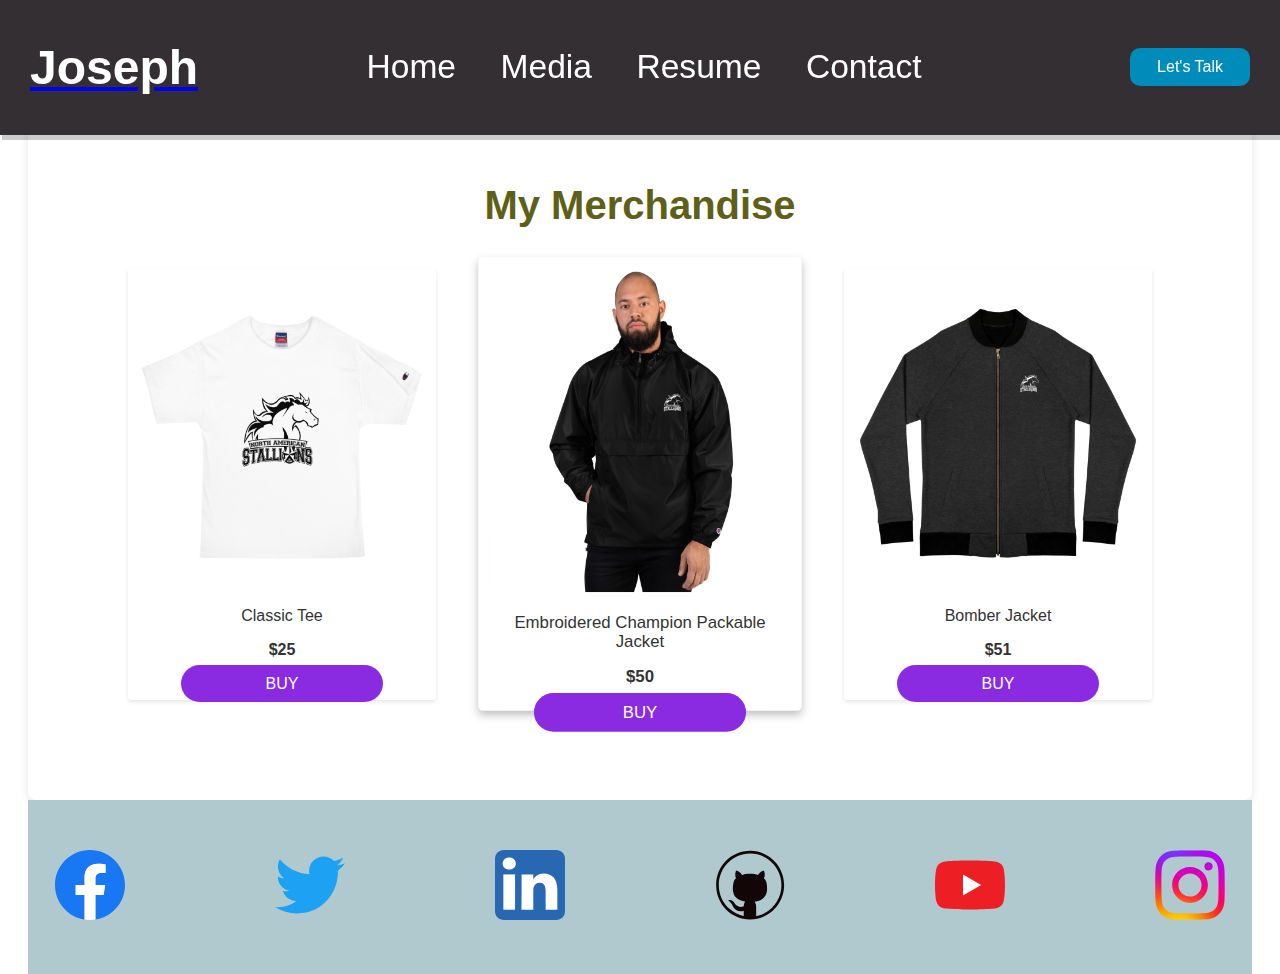
<file: portfolio web/media.html>
<!DOCTYPE html>
<html lang="en">
<head>
    <meta charset="UTF-8">
    <meta name="viewport" content="width=device-width, initial-scale=1.0">
    <title>Social Media Links and Merchandise</title>
    <link rel="stylesheet" href="css/media.css">
</head>
<body>

    <header>
        <a href="index.html">
            <h2 class="logo">Joseph</h2>
        </a>
        <nav class="navigation">
            <a href="index.html">Home</a>
            <a href="media.html">Media</a>
            <a href="resume.html">Resume</a>
            <a href="contact.html">Contact</a>
        </nav>
        <a href="contact.html" class="btn-talk">Let's Talk</a>
    </header>
    
    <div class="merch-section">
        <h2>My Merchandise</h2>
        <div class="merch-container">
            <div class="merch-item">
                <img src="images/tshirt.jpg" alt="Merchandise Item 1">
                <p>Classic Tee</p>
                <p class="price">$25</p>
                <a href="https://shop.na.edu/product/mens-champion-t-shirt/" target="_blank" class="buy-button">Buy</a>
            </div>
            <div class="merch-item primary">
                <img src="images/packablejacket.jpg" alt="Merchandise Item 2">
                <p>Embroidered Champion Packable Jacket</p>
                <p class="price">$50</p>
                <a href="https://shop.na.edu/product/embroidered-champion-packable-jacket/" target="_blank" class="buy-button">Buy</a>
            </div>
            <div class="merch-item">
                <img src="images/jacket.jpg" alt="Merchandise Item 3">
                <p>Bomber Jacket</p>
                <p class="price">$51</p>
                <a href="https://shop.na.edu/product/bomber-jacket-2/" target="_blank" class="buy-button">Buy</a>
            </div>
        </div>
    </div>

    <div class="social-links">
        <a href="https://www.facebook.com/yourprofile" target="_blank">
            <img src="images/facebook.svg" alt="Facebook">
        </a>
        <a href="https://twitter.com/yourprofile" target="_blank">
            <img src="images/twitter.svg" alt="Twitter">
        </a>
        <a href="https://www.linkedin.com/in/joseph-figueroa" target="_blank">
            <img src="images/linkedin.svg" alt="LinkedIn">
        </a>
        <a href="https://github.com/JFigueroa080" target="_blank">
            <img src="images/github.svg" alt="GitHub">
        </a>
        <a href="https://www.youtube.com/channel/yourchannel" target="_blank">
            <img src="images/youtube.svg" alt="YouTube">
        </a>
        <a href="https://instagram.com/yourprofile" target="_blank">
            <img src="images/instagram.svg" alt="Instagram">
        </a>
    </div>
</body>
</html>
</file>
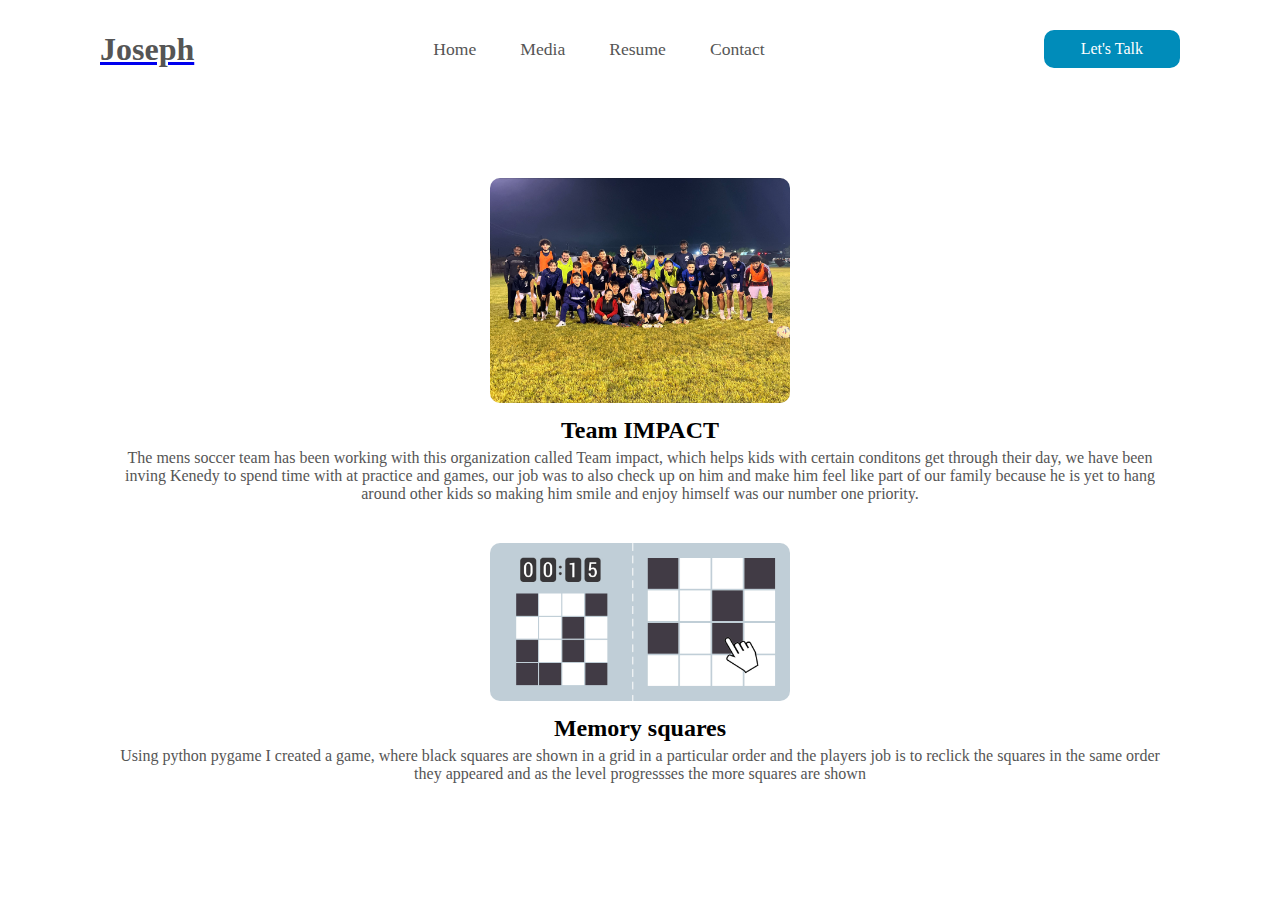
<file: portfolio web/projects.html>
<!DOCTYPE html>
<html lang="en">
<head>
    <meta charset="UTF-8">
    <meta name="viewport" content="width=device-width, initial-scale=1.0">
    <title>Projects</title>
    <link rel="stylesheet" href="css/projects.css">
</head>
<body>
    <header>
        <a href="index.html">
            <h2 class="logo"><span>Joseph</span></h2>
        </a>
        <nav class="navigation">
            <a href="index.html">Home</a>
            <a href="media.html">Media</a>
            <a href="resume.html">Resume</a>
            <a href="contact.html">Contact</a>
        </nav>
        <a href="#" class="btn-talk">Let's Talk</a>
    </header>

    <section class="projects">
        <div class="project">
            <img src="media/IMG_0163.JPG" alt="Project 1">
            <h3>Team IMPACT</h3>
            <p>The mens soccer team has been working with this organization called Team impact, which helps kids with certain conditons get through their day, we have been inving Kenedy to spend time with at practice and games, our job was to also check up on him and make him feel like part of our family because he is yet to hang around other kids so making him smile and enjoy himself was our number one priority.</p>
        </div>
        <div class="project">
            <img src="media/grids_of_black_squares_to_memorize.jpg" alt="Project 2">
            <h3>Memory squares</h3>
            <p>Using python pygame I created a game, where black squares are shown in a grid in a particular order and the players job is to reclick the squares in the same order they appeared and as the level progressses the more squares are shown</p>
        </div>
    </section>
</body>
</html>
</file>
<file: portfolio web/css/media.css>
body {
    margin: 0;
    padding: 0px;
    font-family: 'Segoe UI', Tahoma, Geneva, Verdana, sans-serif;
    background-color: white;
    display: flex;
    flex-direction: column;
    align-items: center;
    min-height: 100vh;
}

header {
    display: flex;
    justify-content: space-between;
    align-items: center;
    background: rgb(51, 47, 50);
    z-index: 100;
    position: fixed;
    top: 0;
    left: 0;
    width: 100%;
    box-shadow: 2px 5px rgba(0, 0, 0, 0.2);
}

.logo {
    margin-left: 30px;
    font-size: 3em;
    color: white;
    cursor: default;
}
.logo:hover{
    color: #008CBA;
}
.navigation a {
    font-size: 2.1em;
    color: white;
    text-decoration: none;
    margin-right: 40px;
    font-weight: 500;
    transition: color 0.3s;
}

.navigation a:hover {
    color: #008CBA;
}

.btn-talk{
    margin-right: 30px;
    color: #fff;
    text-decoration: none;
    padding: 8px 25px;
    background: #008CBA;
    border-radius: 10px;
    border:2px solid #008CBA;
    font-weight:500;
    transition: .3s;
}

.btn-talk:hover{
    color:#008CBA;
    background: transparent;
}


.social-links {
    width: 80%;
    height: 100%;
    display: flex;
    justify-content: center;
    margin: 0px 0px 0px;  
    background-color: rgb(176, 201, 206);  
    padding: 50px 100px;  
    flex-grow: 1;
}

.social-links a img {
    width: 70px;  
    height: 70px; 
    margin: 0 75px; 
}

.merch-section {
    max-width: 80%;
    background-color: white;
    padding: 100px;
    border-radius: 8px;
    box-shadow: 0 4px 8px rgba(0,0,0,0.1);
    text-align: center;
    margin: 50px 10px 0px 10px;
    font-family: 'Montserrat', sans-serif;

}

.merch-section h2 {
    
    color: rgb(95, 96, 24);
    font-size: 2.5em;
    text-align: center;
    margin-bottom: 40px;
}

.merch-container {
    display: flex;
    justify-content: center;
    gap: 50px;
}

.merch-item {
    flex: 1;
    padding: 10px;
    border-radius: 4px;
    box-shadow: 0 2px 4px rgba(0,0,0,0.1);
    transition: transform 0.1s ease box-shadow 0.1 ease;
}

.merch-item:hover {
    transform: scale(1.1); 
    box-shadow: 0 4px 8px rgba(0,0,0,0.25); 
    
}

.merch-item img {
    width: 100%;
    height: 75%;
    border-radius: 4px;
}

.merch-item p, .merch-item .price {
    font-size: 16px;
    color: #333;
}

.merch-item .price {
    font-weight: bold;
}

.primary {
    transform: scale(1.05);
    box-shadow: 0 4px 8px rgba(0,0,0,0.25);
}

.buy-button {
    background-color:blueviolet;
    color: white;
    padding: 10px 85px;
    border-radius: 40px;
    text-decoration: none;
    transition: background-color 0.3s;
    text-transform: uppercase;
}

.buy-button:hover {
    background-color: #45a049;
}
</file>
<file: portfolio web/css/projects.css>
* {
    margin: 0;
    padding: 0;
    box-sizing: border-box;
    font-family: Georgia, 'Times New Roman', Times, serif;
}

body {
    padding-top: 10%;
    display: flex;
    flex-direction: column;
    min-height: 100vh;
}

header {
    position: fixed;
    top: 0;
    left: 0;
    width: 100%;
    padding: 30px 100px;
    display: flex;
    justify-content: space-between;
    align-items: center;
    z-index: 100;
    background: white;
}

.logo {
    font-size: 2em;
    color: #555;
    cursor: default;
}

.navigation a {
    font-size: 1.1em;
    color: #555;
    text-decoration: none;
    margin-right: 40px;
    font-weight: 500;
    transition: .3s;
}

.navigation a:hover {
    color: #008CBA;
}

.btn-talk {
    color: #fff;
    text-decoration: none;
    padding: 8px 35px;
    background: #008CBA;
    border-radius: 10px;
    border: 2px solid #008CBA;
    font-weight: 500;
    transition: .3s;
}

.btn-talk:hover {
    color: #008CBA;
    background: transparent;
}

.projects {
    padding-top: 50%;
    display: flex;
    flex-wrap: wrap;
    justify-content: center;
    padding: 30px 100px;
}

.project {
    margin: 20px;
    text-align: center;
}

.project img {
    width: 300px;
    height: auto;
    border-radius: 10px;
}

.project h3 {
    margin-top: 10px;
    font-size: 1.5em;
}

.project p {
    color: #555;
    margin-top: 5px;
}
</file>
